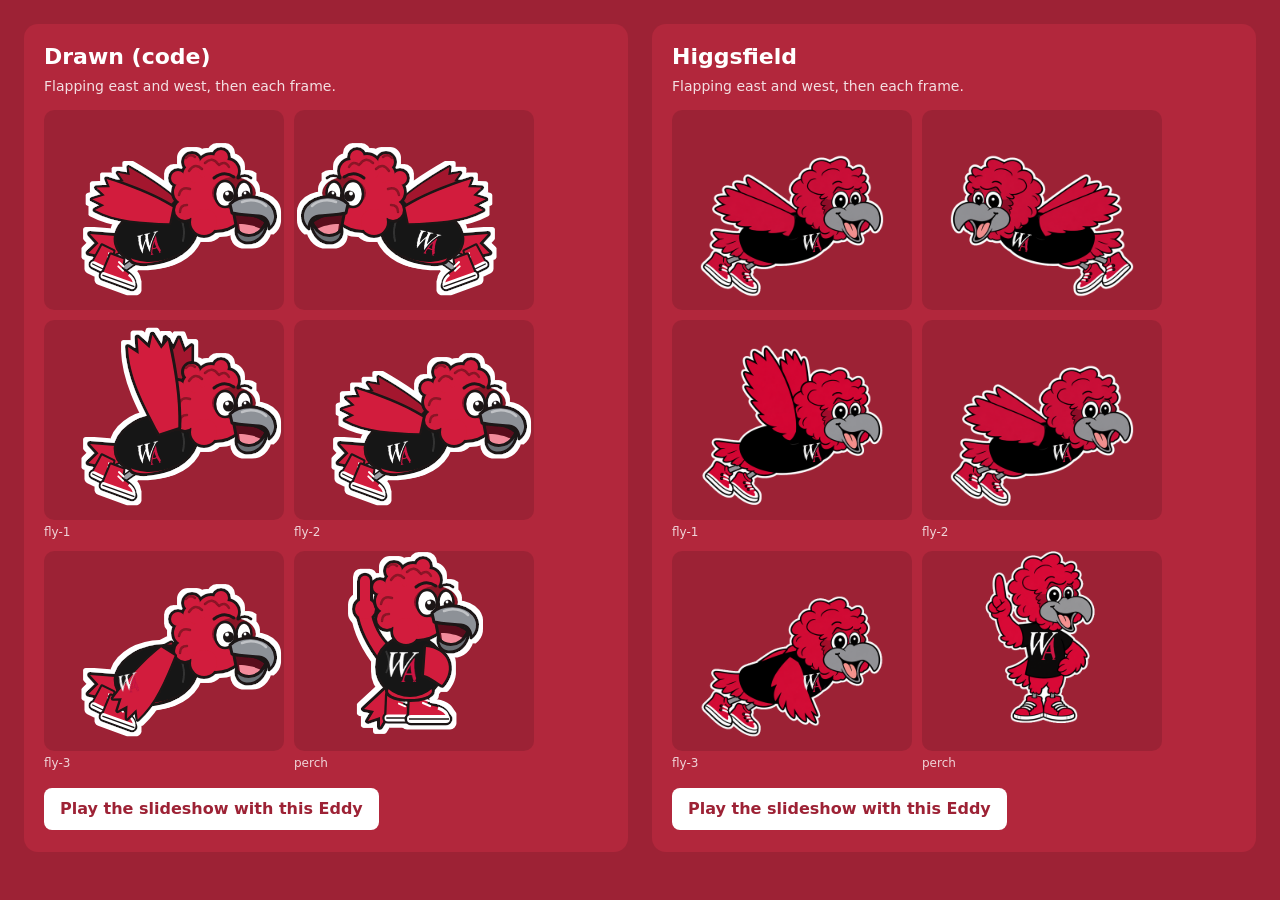
<file: tools/eddy-sheet.html>
<!doctype html>
<meta charset="utf-8">
<title>Pick Eddy's art</title>
<!-- Side-by-side check of both Eddy artworks: python3 serve.py, then open /tools/eddy-sheet.html -->
<style>
  :root { --crimson: #9d2235; --land: #b2273c; --ink: #fff; }
  body { margin: 0; background: var(--crimson); color: var(--ink); font: 16px/1.4 Montserrat, system-ui, sans-serif; }
  main { display: grid; grid-template-columns: repeat(auto-fit, minmax(420px, 1fr)); gap: 24px; padding: 24px; }
  section { background: var(--land); border-radius: 14px; padding: 18px 20px 22px; }
  h2 { margin: 0 0 4px; font-size: 22px; }
  p { margin: 0 0 14px; opacity: .85; font-size: 14px; }
  .row { display: flex; gap: 10px; flex-wrap: wrap; }
  .sprite { position: relative; width: 240px; height: 200px; background: rgba(0,0,0,.12); border-radius: 10px; }
  .sprite.west { transform: scaleX(-1); }
  .sprite img { position: absolute; inset: 0; width: 100%; height: 100%; }
  .sprite .wa { inset: auto; height: auto; }
  .label { font-size: 12px; opacity: .8; margin-top: 4px; }
  a.btn { display: inline-block; margin-top: 16px; padding: 10px 16px; border-radius: 8px; background: #fff;
          color: var(--crimson); font-weight: 700; text-decoration: none; }
</style>
<main id="main"></main>
<script src="../js/config.js"></script>
<script>
  // One column per artwork: flapping (east and west), each frame, and the perched pose.
  const e = CONFIG.eddy, W = 240, H = 200;
  const names = { drawn: "Drawn (code)", higgsfield: "Higgsfield" };
  const frameName = src => src.split("/").pop().replace(/\.\w+$/, "");

  function sprite(art, src, west) {
    const d = document.createElement("div");
    d.className = "sprite" + (west ? " west" : "");
    d.innerHTML = `<img src="../${src}"><img class="wa" src="../${e.badge.src}">`;
    setFrame(d, art, src, west);
    return d;
  }
  function setFrame(d, art, src, west) {
    const [main, wa] = d.querySelectorAll("img");
    main.src = "../" + src;
    const spot = e.arts[art].badgeSpots[frameName(src)];
    wa.style.display = spot ? "" : "none";
    if (!spot) return;
    const [fx, fy, fw, rot] = spot, w = fw * W, h = w * e.badge.aspect;
    // Mirrored back when the sprite faces west, like js/eddy.js does.
    Object.assign(wa.style, { left: `${fx * W - w / 2}px`, top: `${fy * H - h / 2}px`, width: `${w}px`,
      transform: `scaleX(${west ? -1 : 1}) rotate(${west ? -rot : rot}deg)` });
  }

  for (const art of Object.keys(e.arts)) {
    const a = e.arts[art], s = document.createElement("section");
    s.innerHTML = `<h2>${names[art] || art}</h2><p>Flapping east and west, then each frame.</p>`;
    const live = document.createElement("div"); live.className = "row";
    const east = sprite(art, a.frames.fly[0], false), west = sprite(art, a.frames.fly[0], true);
    live.append(east, west); s.append(live);
    const seq = a.frames.fly.map((_, i) => i).concat(a.frames.fly.slice(1, -1).map((_, i) => a.frames.fly.length - 2 - i));
    let i = 0;
    setInterval(() => { const f = a.frames.fly[seq[i++ % seq.length]]; setFrame(east, art, f, false); setFrame(west, art, f, true); }, 1000 / e.flapFps);

    const frames = document.createElement("div"); frames.className = "row"; frames.style.marginTop = "10px";
    for (const f of [...a.frames.fly, a.frames.perch]) {
      const wrap = document.createElement("div");
      wrap.append(sprite(art, f, false));
      wrap.insertAdjacentHTML("beforeend", `<div class="label">${frameName(f)}</div>`);
      frames.append(wrap);
    }
    s.append(frames);
    s.insertAdjacentHTML("beforeend", `<a class="btn" href="../?eddy=${art}">Play the slideshow with this Eddy</a>`);
    document.getElementById("main").append(s);
  }
</script>
</file>
